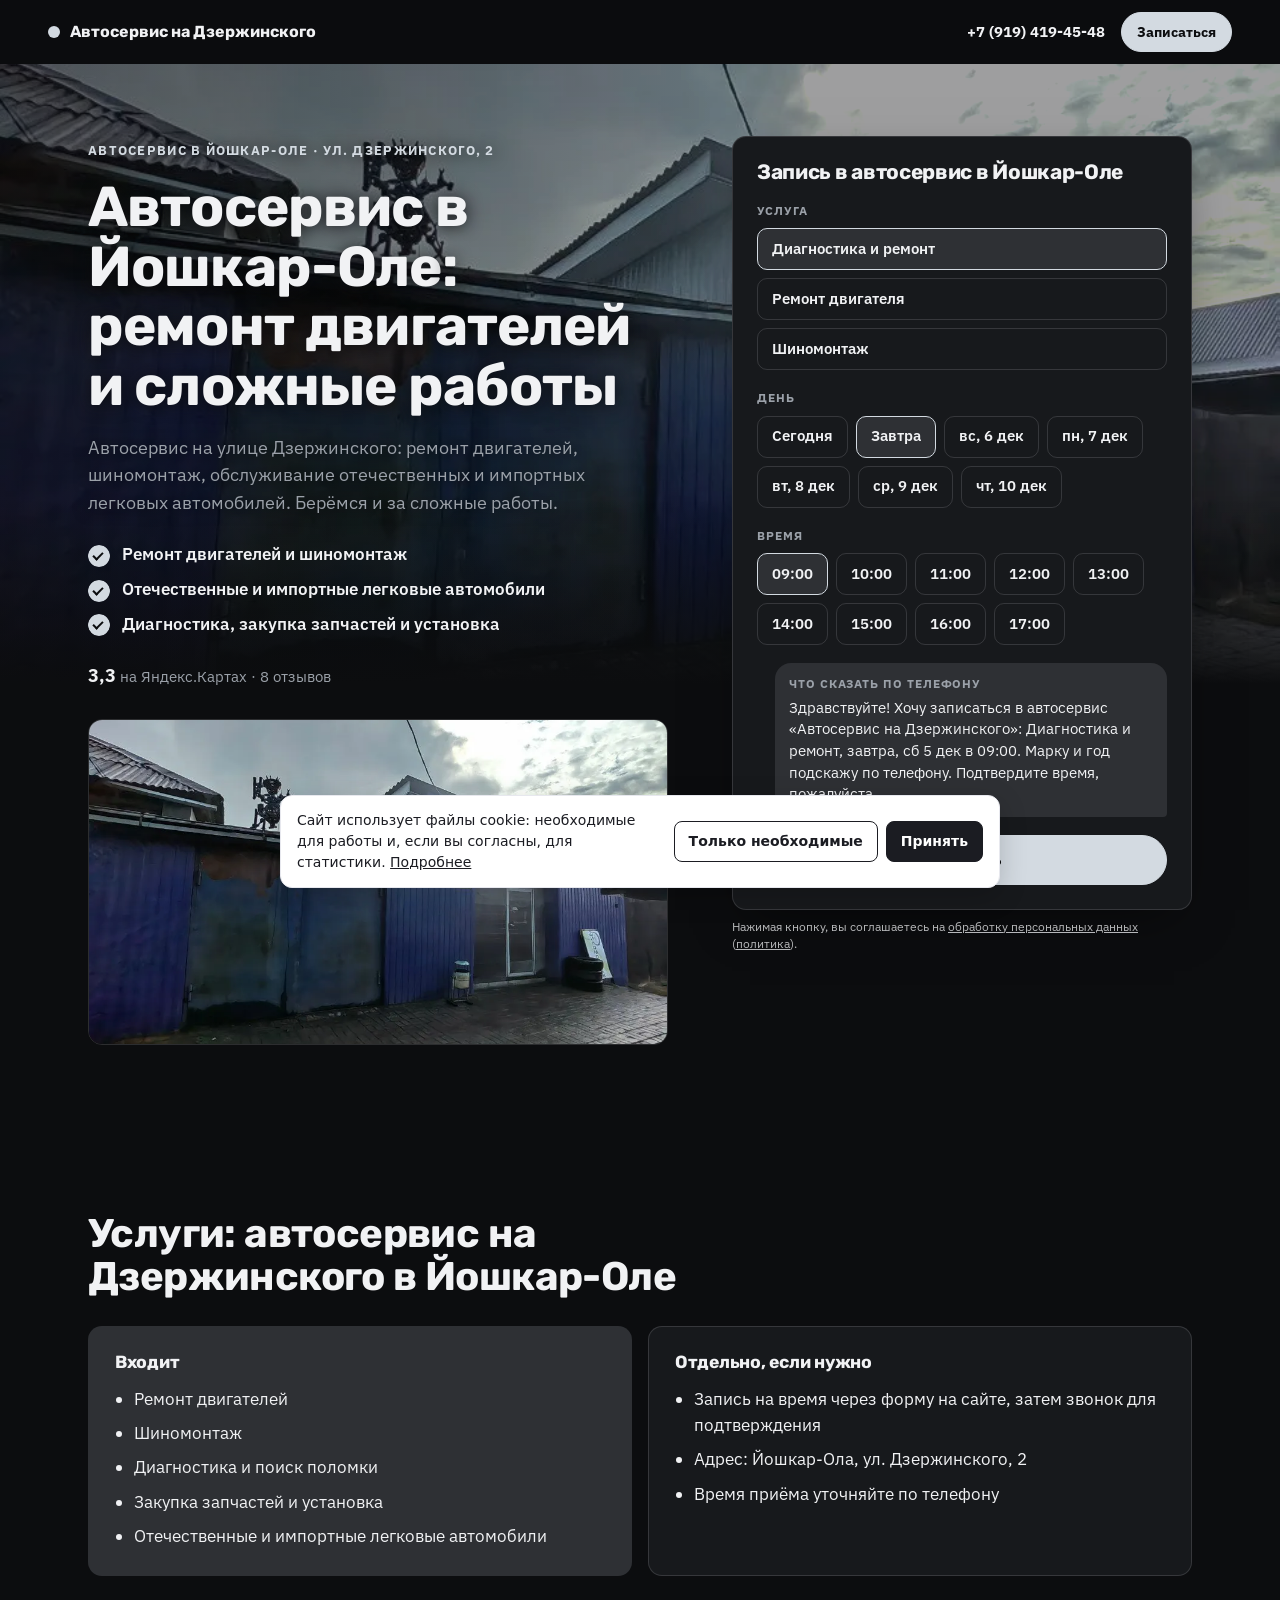
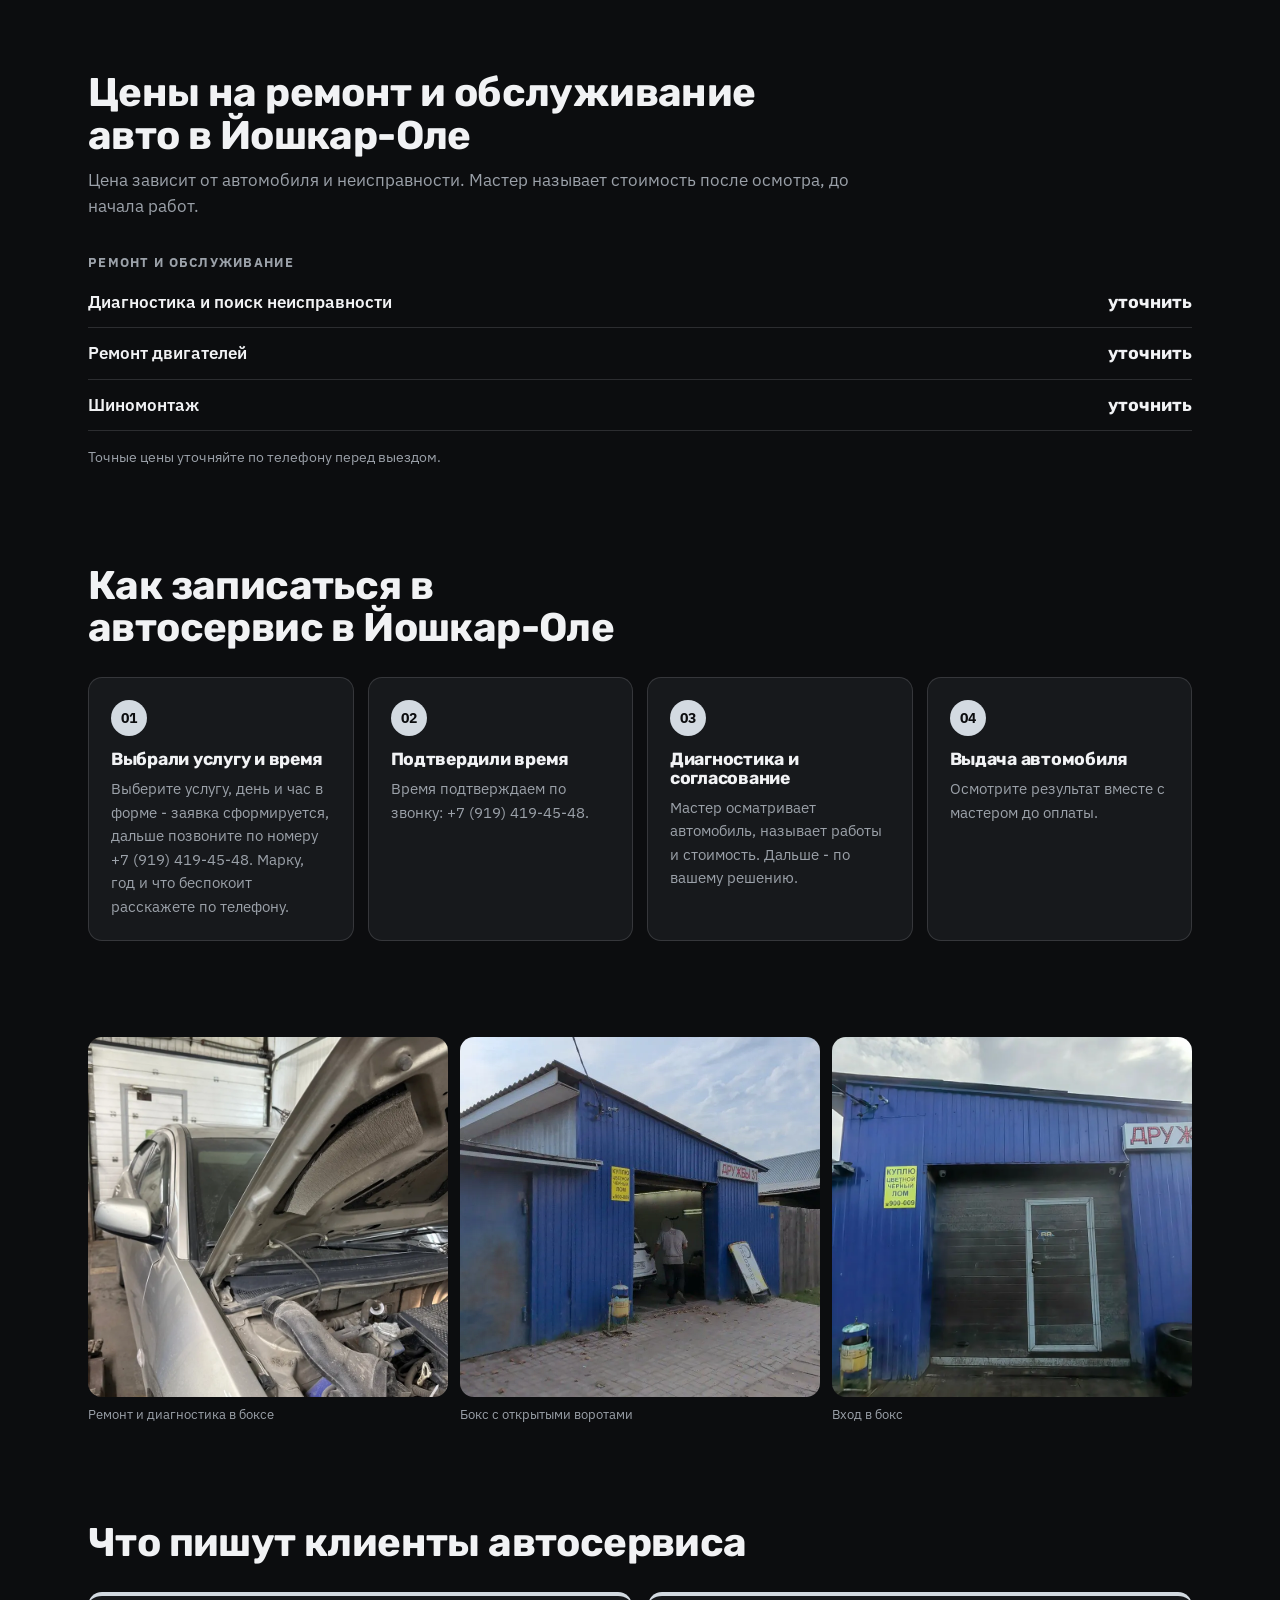
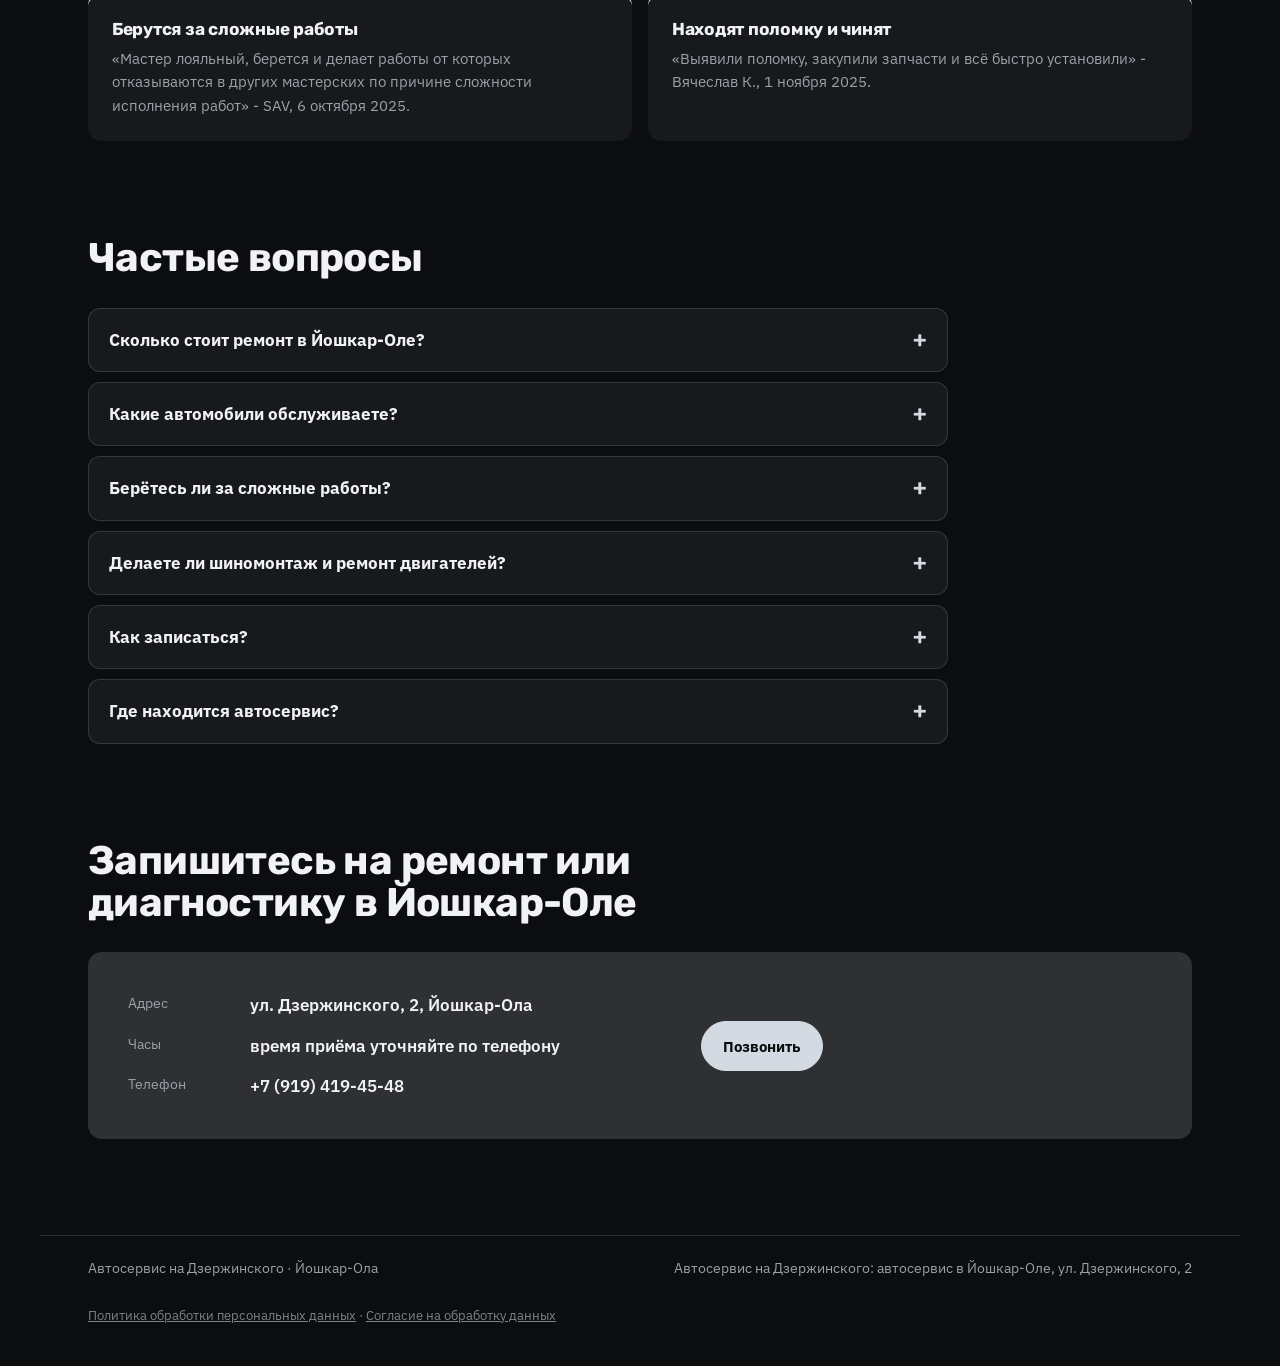
<file: index.html>
<!doctype html>
<html lang="ru">
<head>
<meta charset="utf-8">
<meta name="robots" content="noindex, nofollow" data-publish>
<meta name="viewport" content="width=device-width, initial-scale=1, viewport-fit=cover">
<title>Автосервис в Йошкар-Оле: ремонт двигателей, шиномонтаж - ул. Дзержинского</title>
<link rel="canonical" href="https://ajax55sv-cell.github.io/avtoservis-dzerzhinskogo-yoshkar-ola/">
<meta name="description" content="Автосервис в Йошкар-Оле, ул. Дзержинского, 2: ремонт двигателей, шиномонтаж, диагностика, отечественные и импортные авто. Запись на время по телефону.">
<meta property="og:type" content="website">
<meta property="og:title" content="Автосервис в Йошкар-Оле: ремонт двигателей, шиномонтаж - ул. Дзержинского">
<meta property="og:description" content="Автосервис в Йошкар-Оле, ул. Дзержинского, 2: ремонт двигателей, шиномонтаж, диагностика, отечественные и импортные авто. Запись на время по телефону.">
<meta property="og:image" content="https://ajax55sv-cell.github.io/avtoservis-dzerzhinskogo-yoshkar-ola/assets/og.jpg">
<link rel="preload" as="image" href="assets/hero.webp" fetchpriority="high">
<link rel="icon" href="data:image/svg+xml,%3Csvg xmlns=%27http://www.w3.org/2000/svg%27 viewBox=%270 0 32 32%27%3E%3Crect x=%276%27 y=%276%27 width=%2720%27 height=%2720%27 rx=%275%27 fill=%27%23d3dae1%27/%3E%3C/svg%3E">
<link rel="preconnect" href="https://fonts.googleapis.com">
<link rel="preconnect" href="https://fonts.gstatic.com" crossorigin>
<link href="https://fonts.googleapis.com/css2?family=Rubik:wght@600;700&family=IBM+Plex+Sans:wght@400;500;600&display=swap" rel="stylesheet">
<style>
:root { --c-canvas: #0c0d0f; --c-surface: #17191c; --c-ink: #f1f2f4; --c-ink-soft: #9ba1a9; --c-accent: #d3dae1; --c-accent-ink: #0c0d0f; --c-accent-deep: #d3dae1; --f-display: "Rubik", "Arial", system-ui, sans-serif; --f-text: "IBM Plex Sans", "Segoe UI", system-ui, sans-serif; --h1k: 1; }
</style>
<link rel="stylesheet" href="style-prod.css">
<style>
/* legal-add */
.legal-links{margin-top:10px;font-size:13px;opacity:.8;hyphens:none}
.legal-links a{color:inherit}
.ckn{margin:8px 0 0;font-size:12px;line-height:1.45;opacity:.75;hyphens:none}
.ckn a{color:inherit;text-decoration:underline}
.ckb{position:fixed;left:12px;right:12px;bottom:12px;z-index:9999;max-width:720px;margin:0 auto;padding:14px 16px;background:#fff;color:#1b1c22;border:1px solid #e7e8ee;border-radius:12px;box-shadow:0 8px 28px rgba(0,0,0,.18);font:400 14px/1.5 system-ui,-apple-system,"Segoe UI",Arial,sans-serif;hyphens:none;display:flex;gap:12px;align-items:center;flex-wrap:wrap}
.ckb p{margin:0;flex:1 1 280px}
.ckb a{color:inherit;text-decoration:underline}
.ckb__b{display:flex;gap:8px;flex-wrap:wrap}
.ckb button{font:inherit;font-weight:600;padding:9px 14px;border-radius:8px;border:1px solid #1b1c22;background:#fff;color:#1b1c22;cursor:pointer}
.ckb button[data-v="all"]{background:#1b1c22;color:#fff}
</style>
</head>
<body class="s-prod" id="top" data-wa="" data-tg="" data-max="">
<header class="s-bar" data-s-bar>
  <a class="s-bar__brand" href="#top"><i aria-hidden="true"></i>Автосервис на Дзержинского</a>
  <div class="s-bar__right">
    <a class="s-bar__tel" href="tel:+79194194548">+7 (919) 419-45-48</a>
    <a class="s-btn s-btn--sm" href="#widget">Записаться</a>
  </div>
</header>
<main>
  <section class="s-hero">
    <div class="s-hero__text">
      <p class="s-eyebrow">Автосервис в <span class="nw">Йошкар-Оле</span> · ул. Дзержинского, 2</p>
      <h1>Автосервис в <span class="nw">Йошкар-Оле</span>: ремонт двигателей и сложные работы</h1>
      <p class="s-lead">Автосервис на улице Дзержинского: ремонт двигателей, шиномонтаж, обслуживание отечественных и импортных легковых автомобилей. Берёмся и за сложные работы.</p>
      <ul class="s-ticks"><li>Ремонт двигателей и шиномонтаж</li><li>Отечественные и импортные легковые автомобили</li><li>Диагностика, закупка запчастей и установка</li></ul>
      <p class="s-rating"><b>3,3</b> на Яндекс.Картах · 8 отзывов</p>
      <figure class="s-hero__photo"><img class="" src="assets/hero.webp" alt="Синий бокс автосервиса на улице Дзержинского в Йошкар-Оле" loading="lazy" decoding="async" style="object-position:50% 50%"></figure>
    </div>
    <div class="s-hero__widget" id="widget"><form class="s-widget" data-s-booking data-days="7" data-closed="" data-slots="09:00,10:00,11:00,12:00,13:00,14:00,15:00,16:00,17:00" data-message="Здравствуйте! Хочу записаться в автосервис «Автосервис на Дзержинского»: {услуга}, {день} в {время}. Марку и год подскажу по телефону. Подтвердите время, пожалуйста." onsubmit="return false">
      <h2 class="s-widget__title">Запись в автосервис в <span class="nw">Йошкар-Оле</span></h2>
      <fieldset><legend>Услуга</legend>
        <div class="s-chips s-chips--col"><label class="s-chip s-chip--row"><input type="radio" name="svc" value="0" data-name="Диагностика и ремонт" data-price="" data-from="" data-min="" checked><span>Диагностика и ремонт</span><b></b></label><label class="s-chip s-chip--row"><input type="radio" name="svc" value="1" data-name="Ремонт двигателя" data-price="" data-from="" data-min=""><span>Ремонт двигателя</span><b></b></label><label class="s-chip s-chip--row"><input type="radio" name="svc" value="2" data-name="Шиномонтаж" data-price="" data-from="" data-min=""><span>Шиномонтаж</span><b></b></label></div>
      </fieldset>
      <fieldset><legend>День</legend><div class="s-chips" data-s-days></div></fieldset>
      <fieldset><legend>Время</legend><div class="s-chips" data-s-times></div></fieldset>
      <div class="s-bubble" aria-live="polite"><span class="s-bubble__label">Что сказать по телефону</span><p data-s-bubble></p></div>
      <div class="s-send">
        <a class="s-btn s-btn--wide" href="tel:+79194194548">Позвонить</a>
        
      </div>
      </form><p class="ckn">Нажимая кнопку, вы соглашаетесь на <a href="soglasie.html">обработку персональных данных</a> (<a href="politika.html">политика</a>).</p></div>
    <figure class="s-hero__bg" aria-hidden="true"><img class="" src="assets/hero.webp" alt="Синий бокс автосервиса на улице Дзержинского в Йошкар-Оле" decoding="async" style="object-position:50% 50%" fetchpriority="high"></figure>
  </section>

  <section class="s-section s-reveal">
    <header class="s-section__head"><h2>Услуги: автосервис на Дзержинского в <span class="nw">Йошкар-Оле</span></h2></header>
    <div class="s-incl">
      <div><h3>Входит</h3><ul><li>Ремонт двигателей</li><li>Шиномонтаж</li><li>Диагностика и поиск поломки</li><li>Закупка запчастей и установка</li><li>Отечественные и импортные легковые автомобили</li></ul></div>
      <div><h3>Отдельно, если нужно</h3><ul><li>Запись на время через форму на сайте, затем звонок для подтверждения</li><li>Адрес: <span class="nw">Йошкар-Ола</span>, ул. Дзержинского, 2</li><li>Время приёма уточняйте по телефону</li></ul></div>
    </div>
  </section>

  <section class="s-section s-reveal" id="prices">
    <header class="s-section__head"><h2>Цены на ремонт и обслуживание авто в <span class="nw">Йошкар-Оле</span></h2><p>Цена зависит от автомобиля и неисправности. Мастер называет стоимость после осмотра, до начала работ.</p></header>
    <div class="s-board"><div class="s-board__group">
      <h3 class="s-board__title">Ремонт и обслуживание</h3>
      <ul class="s-board__list">
        <li class="s-board__row"><span class="s-board__name">Диагностика и поиск неисправности</span><span class="s-board__dots" aria-hidden="true"></span><span class="s-board__price">уточнить</span></li>
        <li class="s-board__row"><span class="s-board__name">Ремонт двигателей</span><span class="s-board__dots" aria-hidden="true"></span><span class="s-board__price">уточнить</span></li>
        <li class="s-board__row"><span class="s-board__name">Шиномонтаж</span><span class="s-board__dots" aria-hidden="true"></span><span class="s-board__price">уточнить</span></li>
      </ul>
    </div></div>
    <p class="s-note">Точные цены уточняйте по телефону перед выездом.</p>
  </section>

  <section class="s-section s-reveal">
    <header class="s-section__head"><h2>Как записаться в автосервис в <span class="nw">Йошкар-Оле</span></h2></header>
    <ol class="s-steps">
      <li class="s-steps__item"><span class="s-steps__n">01</span><h3>Выбрали услугу и время</h3><p>Выберите услугу, день и час в форме - заявка сформируется, дальше позвоните по номеру +7 (919) 419-45-48. Марку, год и что беспокоит расскажете по телефону.</p></li>
      <li class="s-steps__item"><span class="s-steps__n">02</span><h3>Подтвердили время</h3><p>Время подтверждаем по звонку: +7 (919) 419-45-48.</p></li>
      <li class="s-steps__item"><span class="s-steps__n">03</span><h3>Диагностика и согласование</h3><p>Мастер осматривает автомобиль, называет работы и стоимость. Дальше - по вашему решению.</p></li>
      <li class="s-steps__item"><span class="s-steps__n">04</span><h3>Выдача автомобиля</h3><p>Осмотрите результат вместе с мастером до оплаты.</p></li>
    </ol>
  </section>

  <section class="s-photos s-reveal" aria-label="Фото"><figure><img class="" src="assets/remont.webp" alt="Автомобиль с открытым капотом в боксе автосервиса, Йошкар-Ола" loading="lazy" decoding="async"><figcaption>Ремонт и диагностика в боксе</figcaption></figure><figure><img class="" src="assets/box.webp" alt="Бокс автосервиса на улице Дзержинского в Йошкар-Оле" loading="lazy" decoding="async"><figcaption>Бокс с открытыми воротами</figcaption></figure><figure><img class="" src="assets/vhod.webp" alt="Ворота бокса автосервиса на улице Дзержинского" loading="lazy" decoding="async"><figcaption>Вход в бокс</figcaption></figure></section>

  <section class="s-section s-reveal">
    <header class="s-section__head"><h2>Что пишут клиенты автосервиса</h2></header>
    <ul class="s-promises">
      <li><h3>Берутся за сложные работы</h3><p>«Мастер лояльный, берется и делает работы от которых отказываются в других мастерских по причине сложности исполнения работ» - SAV, 6 октября 2025.</p></li>
      <li><h3>Находят поломку и чинят</h3><p>«Выявили поломку, закупили запчасти и всё быстро установили» - Вячеслав К., 1 ноября 2025.</p></li>
    </ul>
  </section>

  

  <section class="s-section s-reveal">
    <header class="s-section__head"><h2>Частые вопросы</h2></header>
    <div class="s-faq"><details><summary>Сколько стоит ремонт в <span class="nw">Йошкар-Оле</span>?</summary><p>Стоимость зависит от автомобиля и неисправности. Мастер называет её после осмотра, до начала работ. Точные цены уточняйте по телефону +7 (919) 419-45-48.</p></details><details><summary>Какие автомобили обслуживаете?</summary><p>Отечественные и импортные легковые автомобили.</p></details><details><summary>Берётесь ли за сложные работы?</summary><p>Клиенты пишут, что мастер берётся за работы, от которых отказываются в других мастерских. Возможно ли это для вашей машины, скажут при звонке.</p></details><details><summary>Делаете ли шиномонтаж и ремонт двигателей?</summary><p>Да, шиномонтаж и ремонт двигателей входят в услуги автосервиса.</p></details><details><summary>Как записаться?</summary><p>Выберите услугу, день и время в форме на сайте, затем позвоните по номеру +7 (919) 419-45-48, чтобы подтвердить время.</p></details><details><summary>Где находится автосервис?</summary><p><span class="nw">Йошкар-Ола</span>, улица Дзержинского, 2.</p></details></div>
  </section>

  <section class="s-section s-final s-reveal" id="contacts">
    <header class="s-section__head"><h2>Запишитесь на ремонт или диагностику в <span class="nw">Йошкар-Оле</span></h2></header>
    <div class="s-contacts">
      <dl>
        <div><dt>Адрес</dt><dd>ул. Дзержинского, 2, <span class="nw">Йошкар-Ола</span></dd></div>
        <div><dt>Часы</dt><dd>время приёма уточняйте по телефону</dd></div>
        <div><dt>Телефон</dt><dd><a href="tel:+79194194548">+7 (919) 419-45-48</a></dd></div>
      </dl>
      <div class="s-contacts__actions">
        <a class="s-btn" href="tel:+79194194548">Позвонить</a>
        
      </div>
    </div>
  </section>
</main>
<footer class="s-foot"><p>Автосервис на Дзержинского · <span class="nw">Йошкар-Ола</span></p><p>Автосервис на Дзержинского: автосервис в <span class="nw">Йошкар-Оле</span>, ул. Дзержинского, 2</p><p class="legal-links"><a href="politika.html">Политика обработки персональных данных</a> · <a href="soglasie.html">Согласие на обработку данных</a></p></footer>
<nav class="s-dock" aria-label="Быстрая связь"><a class="s-btn" href="#widget">Записаться</a><a class="s-btn s-btn--ghost" href="tel:+79194194548">Позвонить</a></nav>
<script src="style.js" defer></script>
<script>
(function(){var K='cookie-choice';try{if(localStorage.getItem(K))return}catch(e){}
var b=document.createElement('div');b.className='ckb';b.setAttribute('role','dialog');b.setAttribute('aria-label','Файлы cookie');
b.innerHTML='<p>Сайт использует файлы cookie: необходимые для работы и, если вы согласны, для статистики. <a href="politika.html">Подробнее</a></p><div class="ckb__b"><button type="button" data-v="necessary">Только необходимые</button><button type="button" data-v="all">Принять</button></div>';
b.addEventListener('click',function(e){var v=e.target.getAttribute&&e.target.getAttribute('data-v');if(!v)return;try{localStorage.setItem(K,v)}catch(x){}try{document.dispatchEvent(new CustomEvent('cookie-choice',{detail:v}))}catch(x){}b.remove()});
document.body.appendChild(b)})();
</script>
<!-- legal-add -->
</body>
</html>
</file>
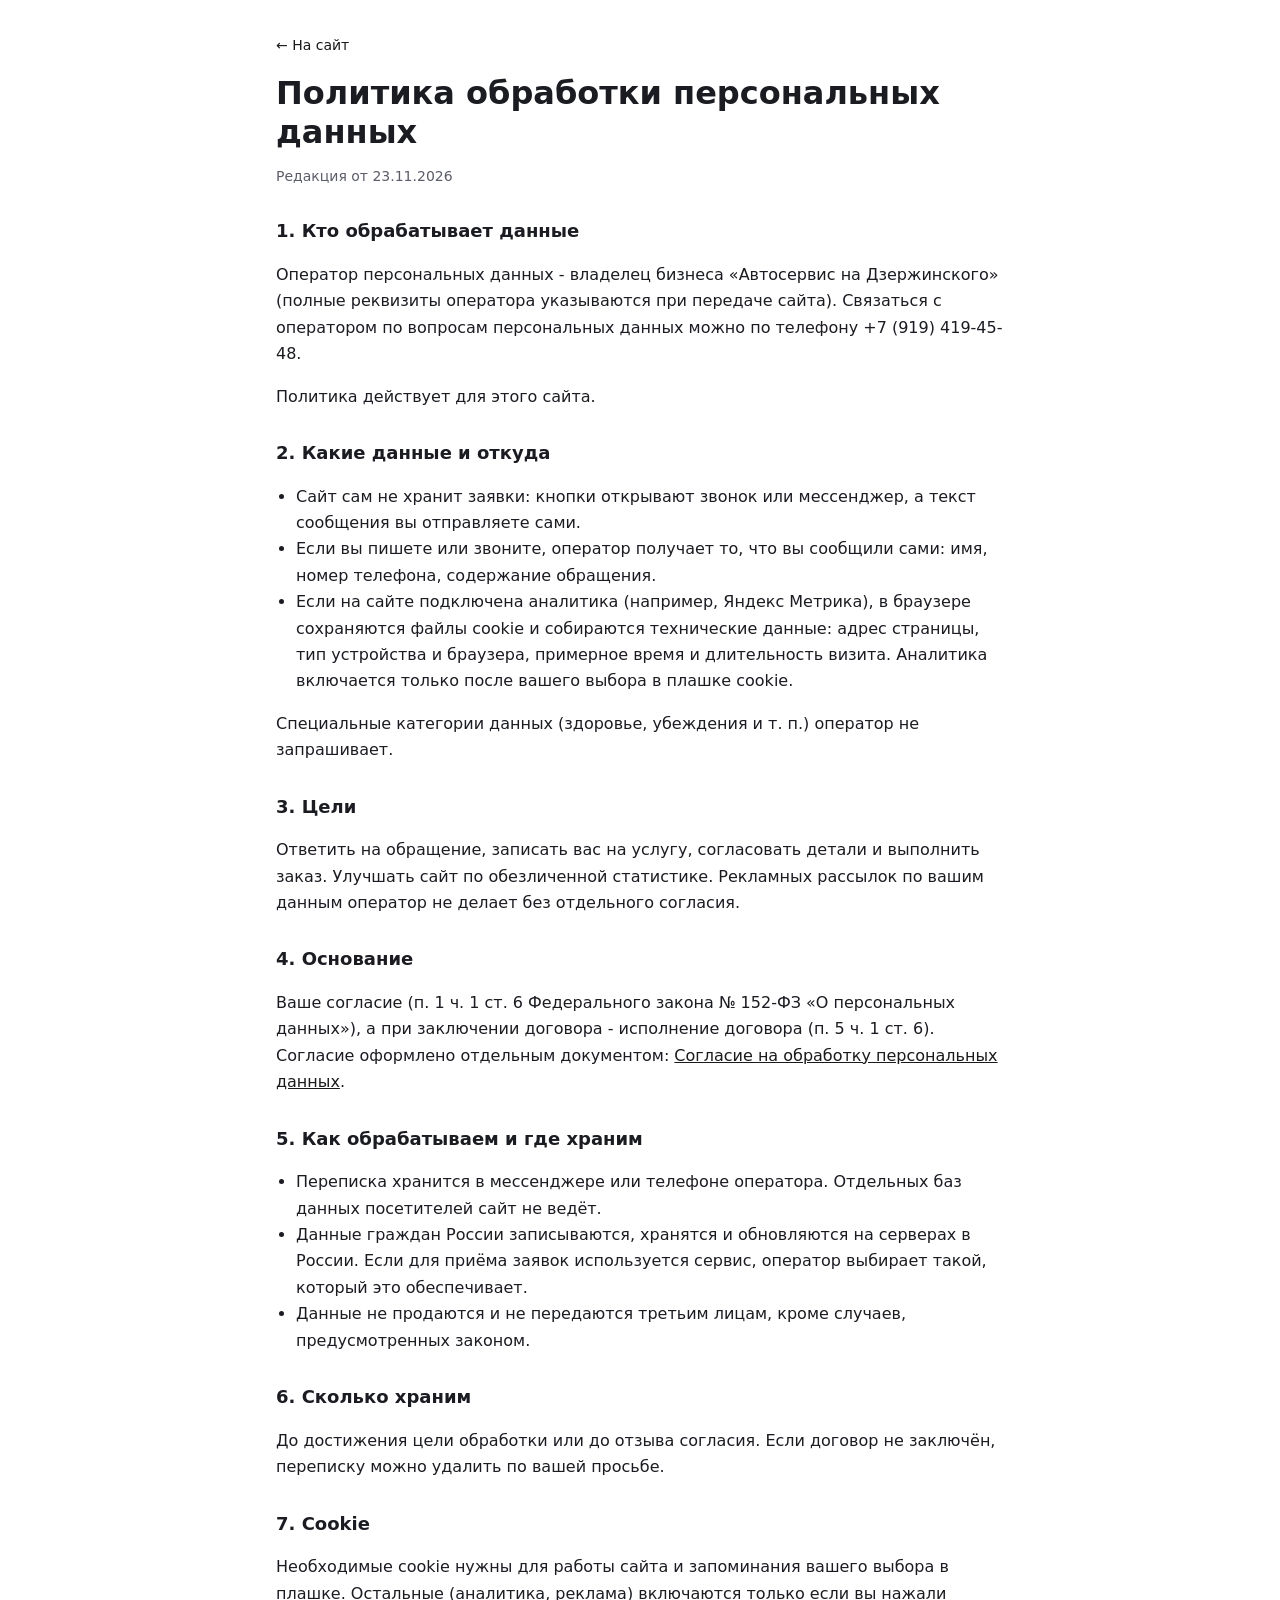
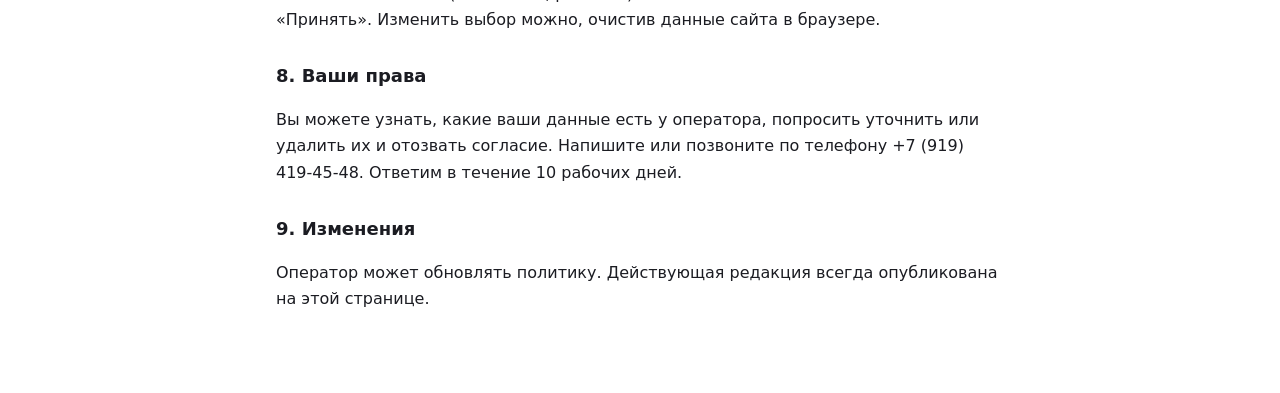
<file: politika.html>
<!doctype html>
<html lang="ru">
<head>
<meta charset="utf-8">
<meta name="viewport" content="width=device-width, initial-scale=1">
<title>Политика обработки персональных данных - Автосервис на Дзержинского</title>
<style>:root{--accent:#1a1a1a;--ink:#1b1c22;--ink-2:#5b5d68;--line:#e7e8ee}
*{box-sizing:border-box}
html,body,h1,h2,p,li{hyphens:none;-webkit-hyphens:none}
body{margin:0;background:#fff;color:var(--ink);font:400 16px/1.65 system-ui,-apple-system,"Segoe UI",Arial,sans-serif}
main{max-width:760px;margin:0 auto;padding:32px 16px 64px}
a{color:var(--accent)}
h1{font-size:clamp(24px,4vw,32px);line-height:1.2;margin:16px 0 6px}
h2{font-size:18px;margin:28px 0 8px}
.muted{color:var(--ink-2);font-size:14px}
.back{font-size:14px;text-decoration:none}
ul{padding-left:20px}</style>
</head>
<body>
<main>
<a class="back" href="./">← На сайт</a>
<h1>Политика обработки персональных данных</h1>
<p class="muted">Редакция от 23.11.2026</p>

<h2>1. Кто обрабатывает данные</h2>
<p>Оператор персональных данных - владелец бизнеса «Автосервис на Дзержинского» (полные реквизиты оператора указываются при передаче сайта). Связаться с оператором по вопросам персональных данных можно по телефону +7 (919) 419-45-48.</p>
<p>Политика действует для этого сайта.</p>

<h2>2. Какие данные и откуда</h2>
<ul>
<li>Сайт сам не хранит заявки: кнопки открывают звонок или мессенджер, а текст сообщения вы отправляете сами.</li>
<li>Если вы пишете или звоните, оператор получает то, что вы сообщили сами: имя, номер телефона, содержание обращения.</li>
<li>Если на сайте подключена аналитика (например, Яндекс Метрика), в браузере сохраняются файлы cookie и собираются технические данные: адрес страницы, тип устройства и браузера, примерное время и длительность визита. Аналитика включается только после вашего выбора в плашке cookie.</li>
</ul>
<p>Специальные категории данных (здоровье, убеждения и т. п.) оператор не запрашивает.</p>

<h2>3. Цели</h2>
<p>Ответить на обращение, записать вас на услугу, согласовать детали и выполнить заказ. Улучшать сайт по обезличенной статистике. Рекламных рассылок по вашим данным оператор не делает без отдельного согласия.</p>

<h2>4. Основание</h2>
<p>Ваше согласие (п. 1 ч. 1 ст. 6 Федерального закона № 152-ФЗ «О персональных данных»), а при заключении договора - исполнение договора (п. 5 ч. 1 ст. 6). Согласие оформлено отдельным документом: <a href="soglasie.html">Согласие на обработку персональных данных</a>.</p>

<h2>5. Как обрабатываем и где храним</h2>
<ul>
<li>Переписка хранится в мессенджере или телефоне оператора. Отдельных баз данных посетителей сайт не ведёт.</li>
<li>Данные граждан России записываются, хранятся и обновляются на серверах в России. Если для приёма заявок используется сервис, оператор выбирает такой, который это обеспечивает.</li>
<li>Данные не продаются и не передаются третьим лицам, кроме случаев, предусмотренных законом.</li>
</ul>

<h2>6. Сколько храним</h2>
<p>До достижения цели обработки или до отзыва согласия. Если договор не заключён, переписку можно удалить по вашей просьбе.</p>

<h2>7. Cookie</h2>
<p>Необходимые cookie нужны для работы сайта и запоминания вашего выбора в плашке. Остальные (аналитика, реклама) включаются только если вы нажали «Принять». Изменить выбор можно, очистив данные сайта в браузере.</p>

<h2>8. Ваши права</h2>
<p>Вы можете узнать, какие ваши данные есть у оператора, попросить уточнить или удалить их и отозвать согласие. Напишите или позвоните по телефону +7 (919) 419-45-48. Ответим в течение 10 рабочих дней.</p>

<h2>9. Изменения</h2>
<p>Оператор может обновлять политику. Действующая редакция всегда опубликована на этой странице.</p>

</main>
</body>
</html>
</file>
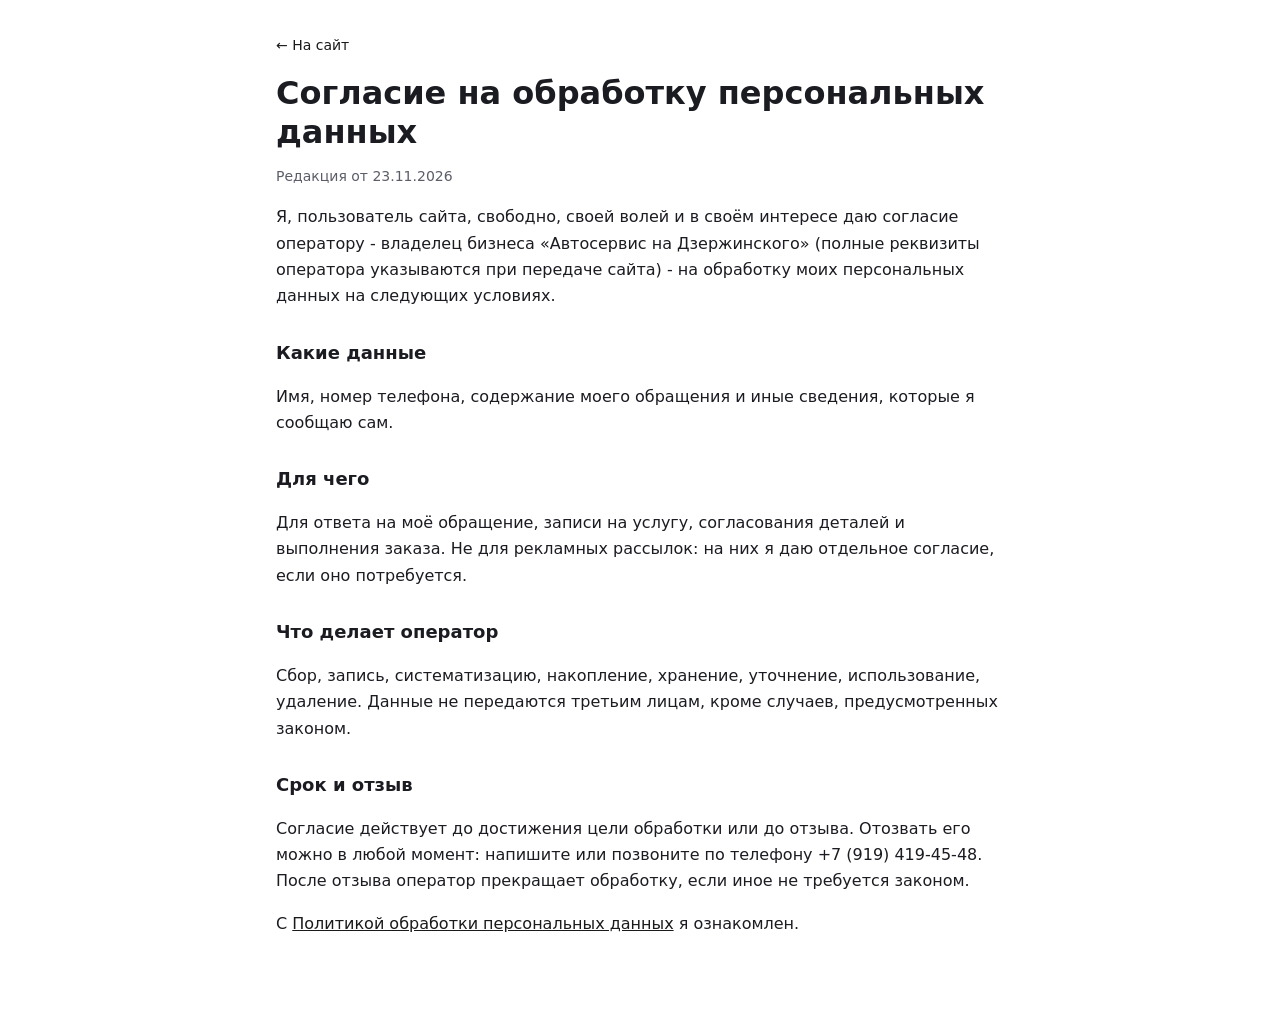
<file: soglasie.html>
<!doctype html>
<html lang="ru">
<head>
<meta charset="utf-8">
<meta name="viewport" content="width=device-width, initial-scale=1">
<title>Согласие на обработку персональных данных - Автосервис на Дзержинского</title>
<style>:root{--accent:#1a1a1a;--ink:#1b1c22;--ink-2:#5b5d68;--line:#e7e8ee}
*{box-sizing:border-box}
html,body,h1,h2,p,li{hyphens:none;-webkit-hyphens:none}
body{margin:0;background:#fff;color:var(--ink);font:400 16px/1.65 system-ui,-apple-system,"Segoe UI",Arial,sans-serif}
main{max-width:760px;margin:0 auto;padding:32px 16px 64px}
a{color:var(--accent)}
h1{font-size:clamp(24px,4vw,32px);line-height:1.2;margin:16px 0 6px}
h2{font-size:18px;margin:28px 0 8px}
.muted{color:var(--ink-2);font-size:14px}
.back{font-size:14px;text-decoration:none}
ul{padding-left:20px}</style>
</head>
<body>
<main>
<a class="back" href="./">← На сайт</a>
<h1>Согласие на обработку персональных данных</h1>
<p class="muted">Редакция от 23.11.2026</p>

<p>Я, пользователь сайта, свободно, своей волей и в своём интересе даю согласие оператору - владелец бизнеса «Автосервис на Дзержинского» (полные реквизиты оператора указываются при передаче сайта) - на обработку моих персональных данных на следующих условиях.</p>

<h2>Какие данные</h2>
<p>Имя, номер телефона, содержание моего обращения и иные сведения, которые я сообщаю сам.</p>

<h2>Для чего</h2>
<p>Для ответа на моё обращение, записи на услугу, согласования деталей и выполнения заказа. Не для рекламных рассылок: на них я даю отдельное согласие, если оно потребуется.</p>

<h2>Что делает оператор</h2>
<p>Сбор, запись, систематизацию, накопление, хранение, уточнение, использование, удаление. Данные не передаются третьим лицам, кроме случаев, предусмотренных законом.</p>

<h2>Срок и отзыв</h2>
<p>Согласие действует до достижения цели обработки или до отзыва. Отозвать его можно в любой момент: напишите или позвоните по телефону +7 (919) 419-45-48. После отзыва оператор прекращает обработку, если иное не требуется законом.</p>

<p>С <a href="politika.html">Политикой обработки персональных данных</a> я ознакомлен.</p>

</main>
</body>
</html>
</file>
<file: style-prod.css>
/* Стиль «Продающий»: лендинг под заявки. Главная деталь – калькулятор или онлайн-запись на первом экране
   и живое «сообщение-превью», которое уходит владельцу в мессенджер. Цвета и шрифты – из палитры ниши. */
*, *::before, *::after { box-sizing: border-box; }
:root {
  --hair: color-mix(in srgb, var(--c-ink) 14%, transparent);
  --tint: color-mix(in srgb, var(--c-accent) 12%, var(--c-surface));
  --wrap: 1200px; --gut: clamp(16px, 4vw, 48px);
  --r: 14px;
  --shadow: 0 18px 50px -18px color-mix(in srgb, #000 55%, transparent);
}
html { scroll-behavior: smooth; -webkit-text-size-adjust: 100%; overflow-x: clip; }
body { margin: 0; background: var(--c-canvas); color: var(--c-ink); font: 400 17px/1.55 var(--f-text); -webkit-font-smoothing: antialiased; }
img { display: block; max-width: 100%; }
a { color: inherit; }
h1, h2, h3 { font-family: var(--f-display); font-weight: 700; line-height: 1.06; margin: 0; letter-spacing: -.015em; text-wrap: balance; }
p { margin: 0; }
fieldset { border: 0; margin: 0; padding: 0; min-width: 0; }
:focus-visible { outline: 2px solid var(--c-accent); outline-offset: 3px; border-radius: 4px; }

.s-btn { display: inline-flex; align-items: center; justify-content: center; min-height: 50px; padding: 0 1.4em; border-radius: 999px;
  background: var(--c-accent); color: var(--c-accent-ink); font: 700 .95rem/1.1 var(--f-text); text-decoration: none; border: 1px solid var(--c-accent);
  text-align: center; transition: filter .2s ease, transform .2s ease; cursor: pointer; }
.s-btn:hover { filter: brightness(1.07); }
.s-btn:active { transform: translateY(1px); }
.s-btn--sm { min-height: 40px; padding: 0 1.1em; font-size: .85rem; }
.s-btn--ghost { background: transparent; color: var(--c-ink); border-color: var(--hair); font-weight: 600; }
.s-btn--wide { flex: 1; }

/* шапка */
.s-bar { position: sticky; top: 0; z-index: 30; display: flex; align-items: center; justify-content: space-between; gap: 16px;
  padding: 10px var(--gut); background: color-mix(in srgb, var(--c-canvas) 88%, transparent); -webkit-backdrop-filter: blur(10px); backdrop-filter: blur(10px); }
.s-bar.is-scrolled { box-shadow: 0 1px 0 var(--hair); }
.s-bar__brand { font: 700 1rem/1 var(--f-display); text-decoration: none; display: inline-flex; align-items: center; gap: .6em; min-height: 44px; white-space: nowrap; min-width: 0; }
.s-bar__brand i { width: .75em; height: .75em; border-radius: 50%; background: var(--c-accent); }
.s-bar__right { display: flex; align-items: center; gap: 16px; }
.s-bar__tel { text-decoration: none; font-weight: 700; font-size: .95rem; font-variant-numeric: tabular-nums; }

main { max-width: var(--wrap); margin: 0 auto; padding: 0 var(--gut); }

/* первый экран: текст слева, виджет справа, фото ниши – приглушённым фоном */
.s-hero { position: relative; display: grid; grid-template-columns: minmax(0, 1fr) minmax(0, 460px); gap: clamp(28px, 5vw, 64px); align-items: start;
  padding: clamp(32px, 6vw, 72px) 0 clamp(40px, 6vw, 72px); isolation: isolate; }
.s-hero__bg { position: absolute; z-index: -1; margin: 0; top: 0; left: calc(50% - 50vw); width: 100vw; height: min(78%, 620px); overflow: hidden; }
.s-hero__bg img { width: 100%; height: 100%; object-fit: cover; opacity: .3; filter: saturate(.85); }
.s-hero__bg::after { content: ""; position: absolute; inset: 0; background: linear-gradient(180deg, color-mix(in srgb, var(--c-canvas) 40%, transparent), var(--c-canvas) 96%); }
/* фото бизнеса крупно в левой колонке: владелец узнаёт своё место с первого экрана */
.s-hero__photo { margin: 30px 0 0; }
.s-hero__photo img { width: 100%; aspect-ratio: 16 / 9; object-fit: cover; border-radius: var(--r); border: 1px solid var(--hair); }
.s-hero__photo figcaption { margin-top: 8px; font-size: .84rem; color: var(--c-ink-soft); }
.s-eyebrow { display: inline-block; font-size: .8rem; font-weight: 700; letter-spacing: .1em; text-transform: uppercase; color: var(--c-accent-deep, var(--c-accent)); margin-bottom: 16px; }
.s-hero h1 { font-size: calc(clamp(2.1rem, 4.4vw, 3.7rem) * var(--h1k, 1)); overflow-wrap: normal; hyphens: none; }
.s-lead { margin-top: 18px; font-size: 1.12rem; color: var(--c-ink-soft); max-width: 32em; }
.s-ticks { list-style: none; margin: 26px 0 0; padding: 0; display: grid; gap: 12px; }
.s-ticks li { position: relative; padding-left: 34px; font-weight: 600; line-height: 1.35; }
.s-ticks li::before { content: ""; position: absolute; left: 0; top: .1em; width: 22px; height: 22px; border-radius: 50%; background: var(--c-accent);
  -webkit-mask: radial-gradient(circle, #000 0 100%); }
.s-ticks li::after { content: ""; position: absolute; left: 7px; top: calc(.1em + 5px); width: 6px; height: 10px; border: solid var(--c-accent-ink); border-width: 0 2px 2px 0; transform: rotate(45deg); }
.s-rating { margin-top: 26px; font-size: .92rem; color: var(--c-ink-soft); }
.s-rating b { color: var(--c-ink); font-size: 1.1rem; }

/* виджет */
.s-hero__widget { position: sticky; top: 76px; }
.s-widget { background: var(--c-surface); border-radius: var(--r); padding: 24px; box-shadow: var(--shadow); display: grid; gap: 18px; border: 1px solid var(--hair); }
.s-widget__title { font-size: 1.3rem; }
.s-widget legend, .s-range label { font-size: .78rem; font-weight: 700; letter-spacing: .08em; text-transform: uppercase; color: var(--c-ink-soft); margin-bottom: 8px; padding: 0; }
.s-chips { display: flex; flex-wrap: wrap; gap: 8px; }
.s-chips--col { flex-direction: column; flex-wrap: nowrap; }
.s-chip { position: relative; display: inline-flex; align-items: center; gap: 10px; min-height: 42px; padding: 8px 14px; border-radius: 10px; border: 1px solid var(--hair);
  cursor: pointer; font-size: .92rem; font-weight: 600; transition: border-color .15s ease, background-color .15s ease; }
.s-chip--row { justify-content: space-between; }
.s-chip--row b { font-weight: 700; white-space: nowrap; font-variant-numeric: tabular-nums; }
.s-chip--row b small { font-weight: 500; color: var(--c-ink-soft); }
.s-chip__p { font-weight: 500; font-size: .8rem; color: var(--c-ink-soft); white-space: nowrap; }
.s-chip input { position: absolute; opacity: 0; pointer-events: none; }
.s-chip:has(input:checked) { border-color: var(--c-accent); background: var(--tint); }
.s-chip:has(input:focus-visible) { outline: 2px solid var(--c-accent); outline-offset: 2px; }
.s-chip[aria-disabled="true"] { opacity: .4; cursor: default; }
.s-check { display: flex; align-items: center; gap: 10px; font-weight: 600; font-size: .92rem; cursor: pointer; }
.s-check input { width: 20px; height: 20px; accent-color: var(--c-accent); }
.s-check b { margin-left: auto; font-variant-numeric: tabular-nums; }
.s-range { display: grid; gap: 6px; }
.s-range label { display: flex; justify-content: space-between; margin: 0; }
.s-range label b { color: var(--c-ink); font-size: 1rem; font-weight: 700; letter-spacing: 0; text-transform: none; font-variant-numeric: tabular-nums; }
.s-range input { width: 100%; accent-color: var(--c-accent); height: 28px; }
.s-total { display: flex; align-items: baseline; justify-content: space-between; gap: 12px; padding-top: 14px; border-top: 1px solid var(--hair); }
.s-total span { color: var(--c-ink-soft); font-weight: 600; }
.s-total b { font: 700 1.9rem/1 var(--f-display); font-variant-numeric: tabular-nums; color: var(--c-accent); }

/* сообщение-превью: пузырь чата */
.s-bubble { position: relative; background: var(--tint); border-radius: 16px 16px 4px 16px; padding: 12px 14px; margin-left: 18px; }
.s-bubble__label { display: block; font-size: .72rem; font-weight: 700; letter-spacing: .08em; text-transform: uppercase; color: var(--c-ink-soft); margin-bottom: 4px; }
.s-bubble p { font-size: .93rem; line-height: 1.45; }
.s-send { display: flex; gap: 8px; }
.s-send__note { font-size: .82rem; color: var(--c-accent-deep, var(--c-accent)); }
.s-demo { font-size: .78rem; color: var(--c-ink-soft); }

/* секции */
.s-section { padding: clamp(56px, 8vw, 96px) 0 0; }
.s-section__head { display: grid; gap: 10px; margin-bottom: 28px; max-width: 46em; }
.s-section__head h2 { font-size: clamp(1.7rem, 3.2vw, 2.5rem); }
.s-section__head p { color: var(--c-ink-soft); }
.s-note { margin-top: 16px; font-size: .88rem; color: var(--c-ink-soft); max-width: 52em; }

.s-incl { display: grid; grid-template-columns: 1fr 1fr; gap: 16px; }
.s-incl > div { background: var(--c-surface); border-radius: var(--r); padding: 26px; border: 1px solid var(--hair); }
.s-incl > div:first-child { background: var(--tint); border-color: transparent; }
.s-incl h3 { font-size: 1.1rem; margin-bottom: 14px; }
.s-incl ul { margin: 0; padding-left: 1.1em; display: grid; gap: 8px; }

.s-board { display: grid; grid-template-columns: repeat(auto-fit, minmax(min(100%, 420px), 1fr)); gap: 12px 56px; }
.s-board__title { font: 700 .8rem var(--f-text); letter-spacing: .1em; text-transform: uppercase; color: var(--c-ink-soft); margin: 6px 0; }
.s-board__list { list-style: none; margin: 0; padding: 0; }
.s-board__row { display: flex; align-items: baseline; gap: 10px; padding: 12px 0; border-bottom: 1px solid var(--hair); }
.s-board__name { font-weight: 600; }
.s-board__name em { display: block; font-style: normal; font-size: .84rem; color: var(--c-ink-soft); font-weight: 400; }
.s-board__dots { flex: 1; }
.s-board__price { font: 700 1.1rem/1 var(--f-display); font-variant-numeric: tabular-nums; white-space: nowrap; }
.s-board__price small { font: 500 .78rem var(--f-text); color: var(--c-ink-soft); }

.s-steps { list-style: none; margin: 0; padding: 0; display: grid; grid-template-columns: repeat(auto-fit, minmax(min(100%, 170px), 1fr)); gap: 14px; }
.s-steps__item { background: var(--c-surface); border-radius: var(--r); padding: 22px; border: 1px solid var(--hair); }
.s-steps__n { display: inline-grid; place-items: center; width: 36px; height: 36px; border-radius: 50%; background: var(--c-accent); color: var(--c-accent-ink); font: 700 .85rem var(--f-text); }
.s-steps h3 { font-size: 1.1rem; margin-top: 14px; overflow-wrap: normal; hyphens: none; }
.s-steps__item { min-width: 0; }
.s-steps p { margin-top: 8px; color: var(--c-ink-soft); font-size: .95rem; }

.s-photos { display: grid; grid-template-columns: repeat(3, 1fr); gap: 12px; padding-top: clamp(56px, 8vw, 96px); }
.s-photos figure { margin: 0; }
.s-photos img { width: 100%; aspect-ratio: 1 / 1; object-fit: cover; border-radius: var(--r); }
.s-photos figcaption { font-size: .82rem; color: var(--c-ink-soft); margin-top: 8px; }

.s-promises { list-style: none; margin: 0; padding: 0; display: grid; grid-template-columns: repeat(auto-fit, minmax(min(100%, 260px), 1fr)); gap: 16px; }
.s-promises li { border-radius: var(--r); padding: 24px; background: var(--c-surface); border-top: 4px solid var(--c-accent); display: grid; gap: 8px; align-content: start; }
.s-promises h3 { font-size: 1.08rem; }
.s-promises p { color: var(--c-ink-soft); font-size: .95rem; }

.s-reviews { list-style: none; margin: 0; padding: 0; display: grid; grid-template-columns: repeat(auto-fit, minmax(min(100%, 280px), 1fr)); gap: 16px; }
.s-reviews li { background: var(--c-surface); border-radius: var(--r); padding: 24px; display: grid; gap: 14px; align-content: start; border: 1px solid var(--hair); }
.s-reviews blockquote { margin: 0; font-size: 1.02rem; }
.s-reviews__who { font-size: .85rem; color: var(--c-ink-soft); }
.s-section__head--reviews { max-width: none; }
.s-reviews__rating { display: flex; flex-wrap: wrap; align-items: center; gap: 6px 12px; color: var(--c-ink-soft); font-size: .95rem; }
.s-reviews__num { font-weight: 700; font-size: 1.4rem; color: var(--c-ink); }
.s-reviews__stars { --r: 5; display: inline-block; width: 5em; height: 1em; font-size: .95rem; line-height: 1; letter-spacing: .05em; white-space: nowrap; color: color-mix(in srgb, var(--c-ink) 18%, transparent); position: relative; }
.s-reviews__stars::before { content: "★★★★★"; }
.s-reviews__stars::after { content: "★★★★★"; position: absolute; inset: 0; width: calc(var(--r) / 5 * 100%); overflow: hidden; color: var(--c-accent); }
.s-reviews__all { color: var(--c-ink); text-underline-offset: 3px; }
.s-reviews__all:hover { color: var(--c-accent-deep, var(--c-accent)); }

.s-faq { display: grid; gap: 10px; max-width: 860px; }
.s-faq details { background: var(--c-surface); border-radius: 12px; border: 1px solid var(--hair); }
.s-faq summary { cursor: pointer; list-style: none; padding: 18px 52px 18px 20px; font-weight: 700; position: relative; }
.s-faq summary::-webkit-details-marker { display: none; }
.s-faq summary::after { content: "+"; position: absolute; right: 20px; top: 50%; transform: translateY(-50%); font: 700 1.4rem/1 var(--f-display); color: var(--c-accent); }
.s-faq details[open] summary::after { content: "–"; }
.s-faq details p { padding: 0 20px 18px; color: var(--c-ink-soft); }

.s-contacts { display: grid; grid-template-columns: 1.2fr 1fr; gap: 32px; background: var(--tint); border-radius: var(--r); padding: clamp(22px, 4vw, 40px); align-items: center; }
.s-contacts dl { margin: 0; display: grid; gap: 14px; }
.s-contacts dl div { display: grid; grid-template-columns: 110px 1fr; gap: 12px; }
.s-contacts dt { color: var(--c-ink-soft); font-size: .9rem; }
.s-contacts dd { margin: 0; font-weight: 600; }
.s-contacts dd a { text-decoration: none; }
.s-contacts__actions { display: flex; flex-wrap: wrap; gap: 10px; }

.s-foot { max-width: var(--wrap); margin: clamp(56px, 8vw, 96px) auto 0; padding: 22px var(--gut) 40px; border-top: 1px solid var(--hair);
  display: flex; justify-content: space-between; gap: 16px; font-size: .85rem; color: var(--c-ink-soft); flex-wrap: wrap; }
.s-dock { display: none; }
.s-slot { border-bottom: 1px dashed currentColor; opacity: .75; white-space: nowrap; }

@media (prefers-reduced-motion: no-preference) {
  .s-reveal { opacity: 0; transform: translateY(14px); transition: opacity .5s ease, transform .5s cubic-bezier(.2, .7, .2, 1); }
  .s-reveal.is-in { opacity: 1; transform: none; }
  .s-hero__text, .s-hero__widget { animation: s-rise .6s cubic-bezier(.2, .7, .2, 1) both; }
  .s-hero__widget { animation-delay: .1s; }
}
@keyframes s-rise { from { opacity: 0; transform: translateY(12px); } }

@media (max-width: 960px) {
  .s-hero { grid-template-columns: 1fr; }
  .s-hero__widget { position: static; }
  .s-hero__bg { height: 420px; }
  .s-hero__photo { display: none; }
  .s-incl, .s-contacts { grid-template-columns: 1fr; }
}
@media (max-width: 640px) {
  body { font-size: 16px; padding-bottom: 76px; }
  .s-bar__tel { display: none; }
  .s-bar { gap: 10px; }
  .s-bar__brand { font-size: .92rem; overflow: hidden; text-overflow: ellipsis; }
  .s-bar .s-btn--sm { white-space: nowrap; font-size: .78rem; padding: 0 .8em; flex-shrink: 0; }
  .s-widget { padding: 18px; }
  .s-steps { grid-template-columns: 1fr; }
  .s-photos { grid-template-columns: 1fr 1fr; }
  .s-photos figure:first-child { grid-column: 1 / -1; }
  .s-photos figure:first-child img { aspect-ratio: 16 / 10; }
  .s-contacts dl div { grid-template-columns: 1fr; gap: 2px; }
  .s-send { flex-direction: column; }
  .s-dock { display: flex; gap: 8px; position: fixed; z-index: 40; left: 0; right: 0; bottom: 0; padding: 10px 12px calc(10px + env(safe-area-inset-bottom));
    background: color-mix(in srgb, var(--c-canvas) 92%, transparent); -webkit-backdrop-filter: blur(10px); backdrop-filter: blur(10px); box-shadow: 0 -1px 0 var(--hair); }
  .s-dock .s-btn { flex: 1; min-height: 48px; font-size: .88rem; padding: 0 .9em; white-space: nowrap; }
  .s-dock .s-btn:first-child { flex: 1.7; }
}

/* night-pb2 */
html, body, h1, h2, h3, p, li { hyphens: none; -webkit-hyphens: none; }
.nw { white-space: nowrap; }
html, body { overflow-x: clip; }
.s-hero__bg img { opacity: .6; filter: saturate(1.05) brightness(1.12) contrast(1.05); }
.s-hero__bg::after { background: linear-gradient(90deg, color-mix(in srgb, var(--c-canvas) 42%, transparent) 0%, color-mix(in srgb, var(--c-canvas) 20%, transparent) 30%, transparent 56%), linear-gradient(180deg, transparent 0%, transparent 70%, var(--c-canvas) 100%); }
.s-hero__text h1, .s-hero__text .s-eyebrow, .s-hero__text .s-lead { text-shadow: 0 1px 16px color-mix(in srgb, var(--c-canvas) 88%, transparent); }
@media (max-width: 880px) { .s-hero__bg::after { background: linear-gradient(180deg, color-mix(in srgb, var(--c-canvas) 48%, transparent) 0%, color-mix(in srgb, var(--c-canvas) 26%, transparent) 50%, var(--c-canvas) 100%); } }
</file>
